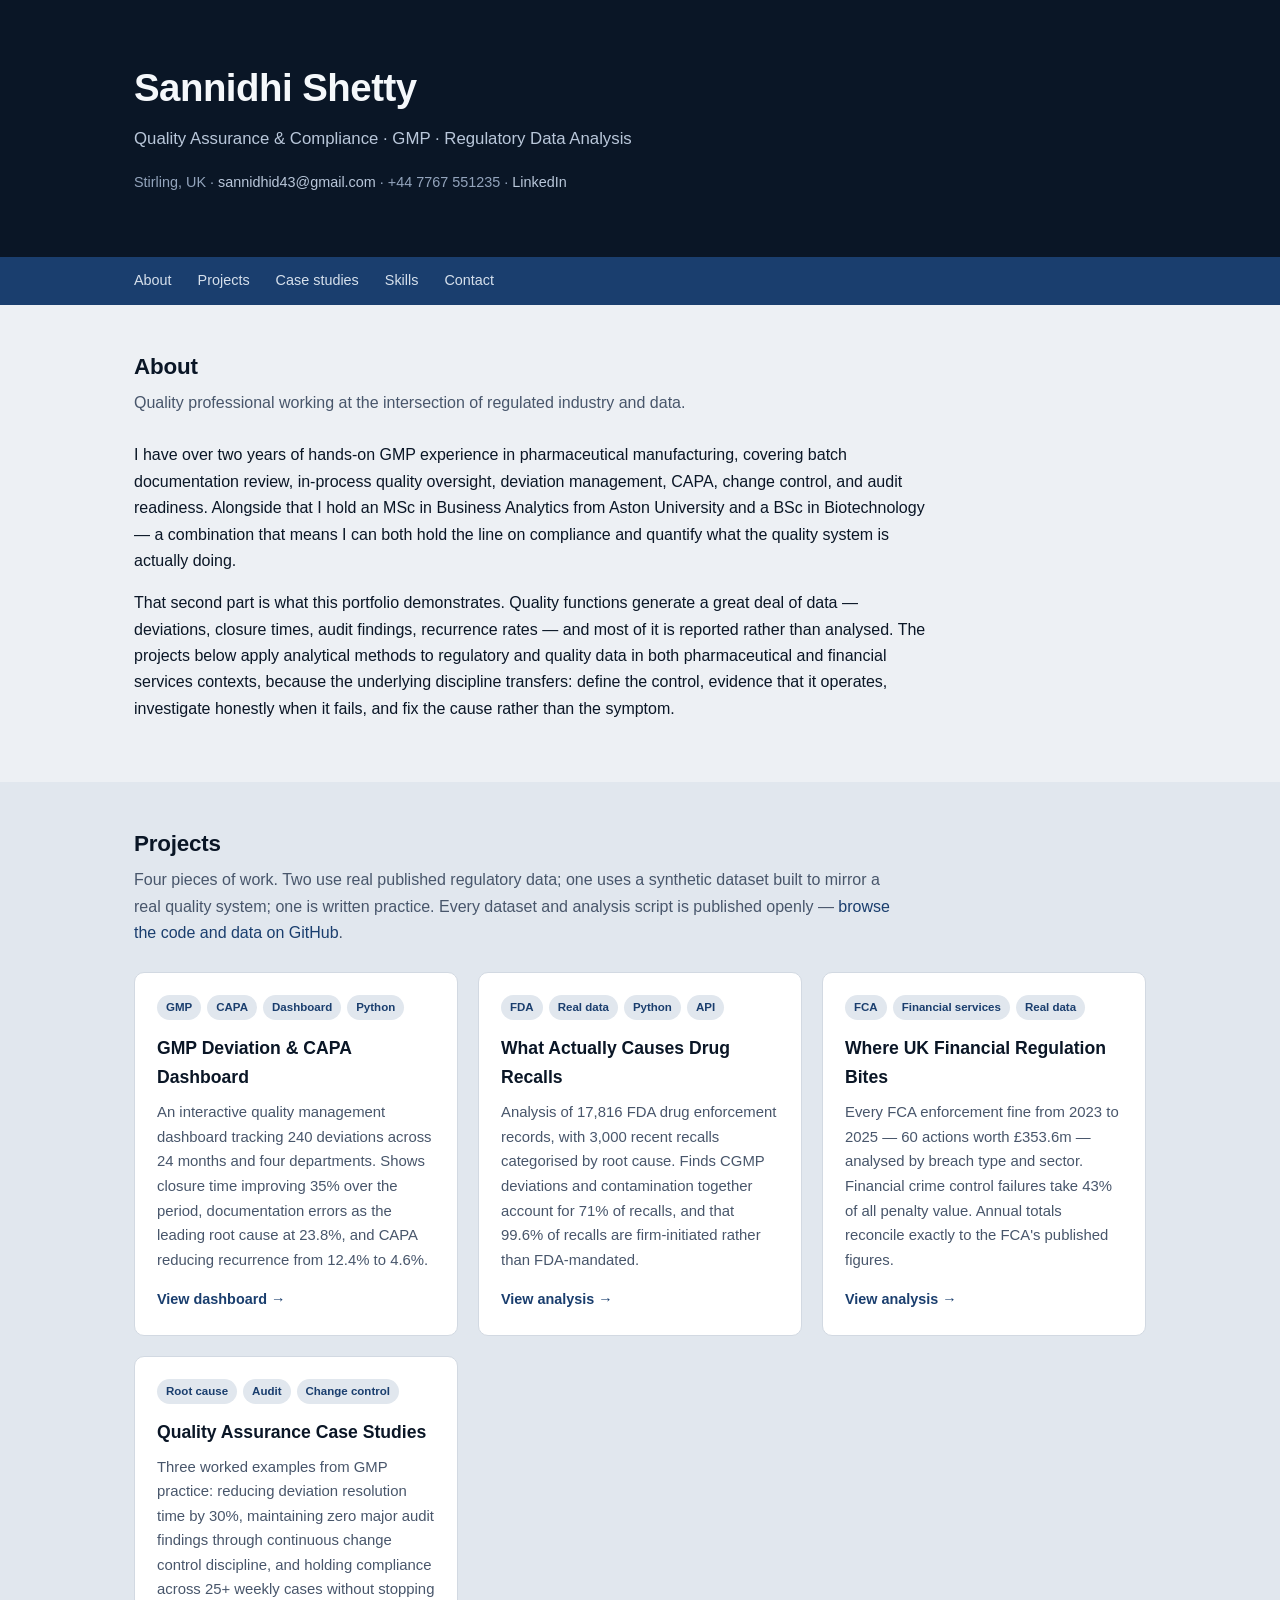
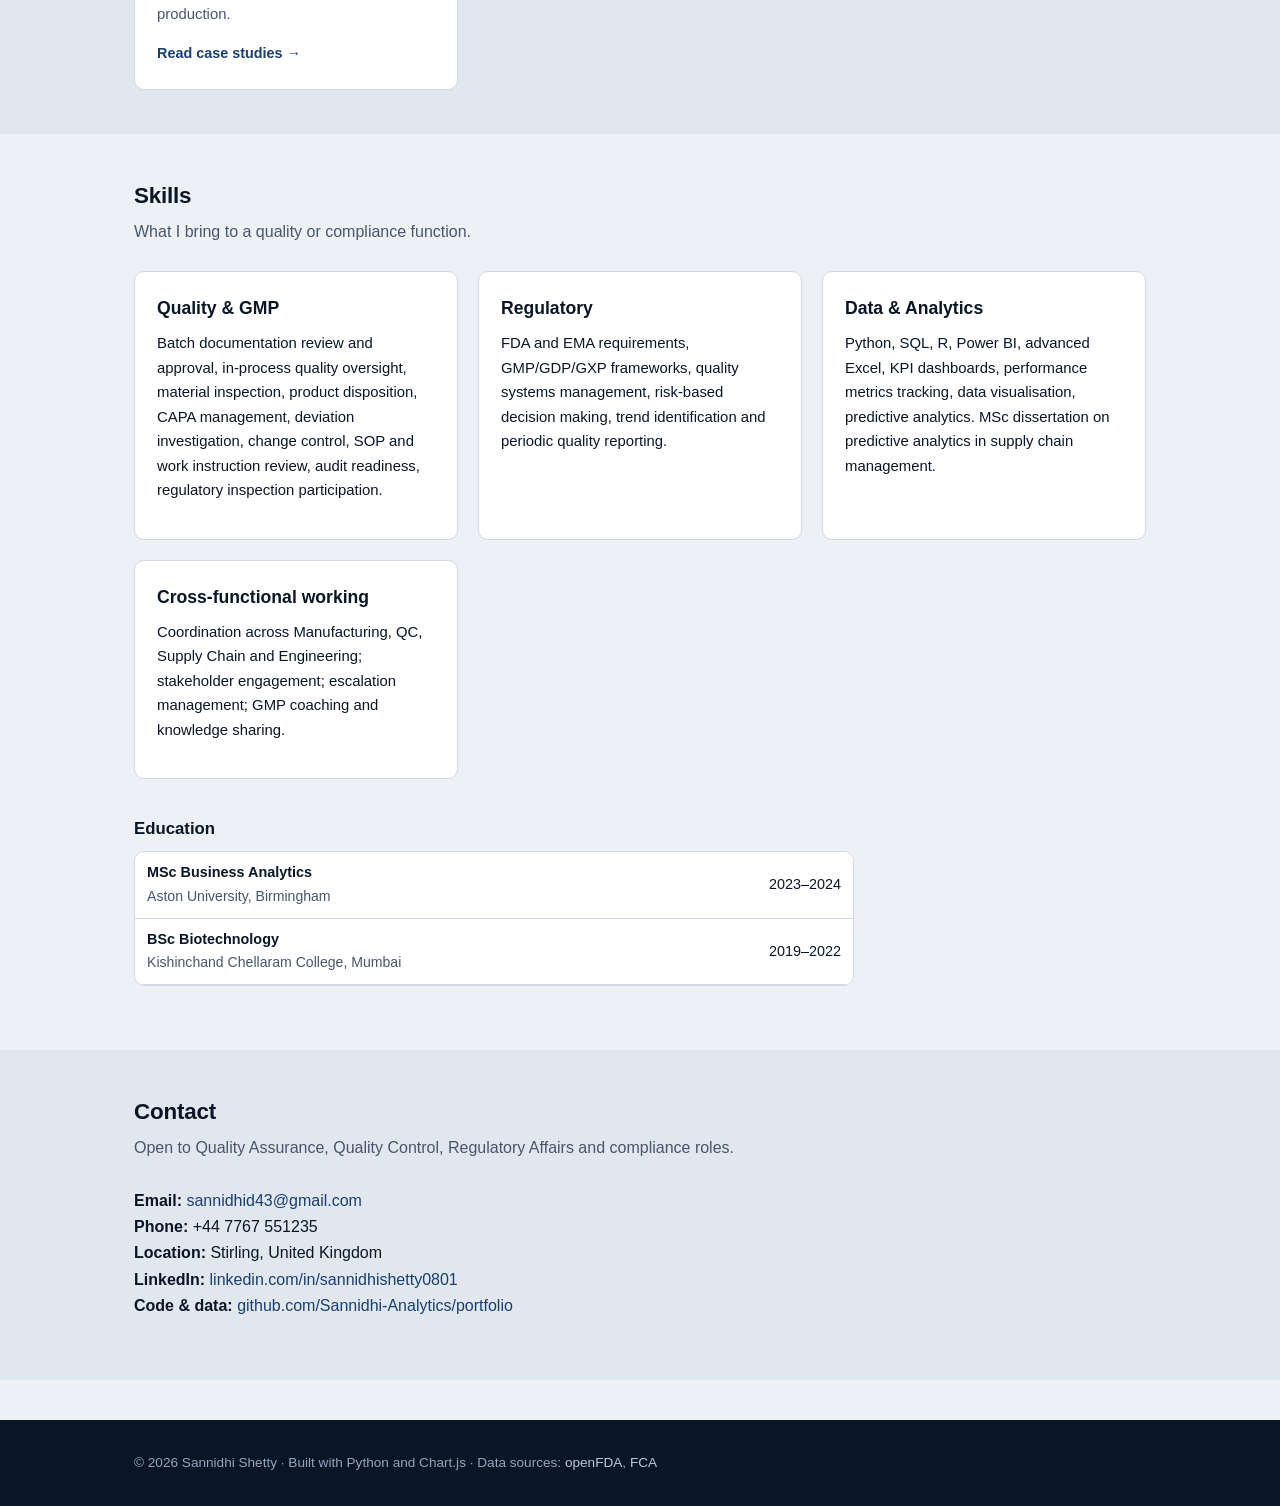
<file: index.html>
<!DOCTYPE html>
<html lang="en">
<head>
<meta charset="utf-8">
<meta name="viewport" content="width=device-width,initial-scale=1">
<title>Sannidhi Shetty — Quality &amp; Compliance Analytics Portfolio</title>
<meta name="description" content="GMP deviation and CAPA dashboard, FDA drug recall analysis, and FCA enforcement analysis. Datasets and code published openly.">
<link rel="canonical" href="https://sannidhi-analytics.github.io/portfolio/">
<meta property="og:type" content="website">
<meta property="og:site_name" content="Sannidhi Shetty — Quality &amp; Compliance Analytics Portfolio">
<meta property="og:title" content="Sannidhi Shetty — Quality &amp; Compliance Analytics Portfolio">
<meta property="og:description" content="GMP deviation and CAPA dashboard, FDA drug recall analysis, and FCA enforcement analysis. Datasets and code published openly.">
<meta property="og:url" content="https://sannidhi-analytics.github.io/portfolio/">
<meta property="og:image" content="https://sannidhi-analytics.github.io/portfolio/assets/preview.png">
<meta property="og:image:width" content="1200">
<meta property="og:image:height" content="630">
<meta property="og:image:alt" content="Portfolio summary: 240 deviations analysed, 17,816 FDA recall records, £353.6m FCA fines examined">
<meta name="twitter:card" content="summary_large_image">
<meta name="twitter:title" content="Sannidhi Shetty — Quality &amp; Compliance Analytics Portfolio">
<meta name="twitter:description" content="GMP deviation and CAPA dashboard, FDA drug recall analysis, and FCA enforcement analysis. Datasets and code published openly.">
<meta name="twitter:image" content="https://sannidhi-analytics.github.io/portfolio/assets/preview.png">
<link rel="stylesheet" href="assets/styles.css">
</head>
<body>

<header class="site">
  <div class="wrap">
    <h1>Sannidhi Shetty</h1>
    <p class="tag">Quality Assurance &amp; Compliance · GMP · Regulatory Data Analysis</p>
    <p class="meta">Stirling, UK · <a href="mailto:sannidhid43@gmail.com">sannidhid43@gmail.com</a> · +44 7767 551235 · <a href="https://www.linkedin.com/in/sannidhishetty0801/">LinkedIn</a></p>
  </div>
</header>
<nav class="top"><div class="wrap">
  <a href="#about">About</a>
  <a href="#projects">Projects</a>
  <a href="case-studies.html">Case studies</a>
  <a href="#skills">Skills</a>
  <a href="#contact">Contact</a>
</div></nav>

<section id="about">
  <div class="wrap">
    <h2>About</h2>
    <p class="lede">Quality professional working at the intersection of regulated industry and data.</p>
    <p>I have over two years of hands-on GMP experience in pharmaceutical manufacturing, covering batch documentation review, in-process quality oversight, deviation management, CAPA, change control, and audit readiness. Alongside that I hold an MSc in Business Analytics from Aston University and a BSc in Biotechnology — a combination that means I can both hold the line on compliance and quantify what the quality system is actually doing.</p>
    <p style="margin-top:14px">That second part is what this portfolio demonstrates. Quality functions generate a great deal of data — deviations, closure times, audit findings, recurrence rates — and most of it is reported rather than analysed. The projects below apply analytical methods to regulatory and quality data in both pharmaceutical and financial services contexts, because the underlying discipline transfers: define the control, evidence that it operates, investigate honestly when it fails, and fix the cause rather than the symptom.</p>
  </div>
</section>

<section id="projects" style="background:var(--tint)">
  <div class="wrap">
    <h2>Projects</h2>
    <p class="lede">Four pieces of work. Two use real published regulatory data; one uses a synthetic dataset built to mirror a real quality system; one is written practice. Every dataset and analysis script is published openly &mdash; <a href="https://github.com/Sannidhi-Analytics/portfolio">browse the code and data on GitHub</a>.</p>

    <div class="grid">

      <div class="card">
        <div class="tags"><span class="tag-pill">GMP</span><span class="tag-pill">CAPA</span><span class="tag-pill">Dashboard</span><span class="tag-pill">Python</span></div>
        <h3>GMP Deviation &amp; CAPA Dashboard</h3>
        <p>An interactive quality management dashboard tracking 240 deviations across 24 months and four departments. Shows closure time improving 35% over the period, documentation errors as the leading root cause at 23.8%, and CAPA reducing recurrence from 12.4% to 4.6%.</p>
        <a class="go" href="deviation-dashboard.html">View dashboard &rarr;</a>
      </div>

      <div class="card">
        <div class="tags"><span class="tag-pill">FDA</span><span class="tag-pill">Real data</span><span class="tag-pill">Python</span><span class="tag-pill">API</span></div>
        <h3>What Actually Causes Drug Recalls</h3>
        <p>Analysis of 17,816 FDA drug enforcement records, with 3,000 recent recalls categorised by root cause. Finds CGMP deviations and contamination together account for 71% of recalls, and that 99.6% of recalls are firm-initiated rather than FDA-mandated.</p>
        <a class="go" href="fda-recalls.html">View analysis &rarr;</a>
      </div>

      <div class="card">
        <div class="tags"><span class="tag-pill">FCA</span><span class="tag-pill">Financial services</span><span class="tag-pill">Real data</span></div>
        <h3>Where UK Financial Regulation Bites</h3>
        <p>Every FCA enforcement fine from 2023 to 2025 — 60 actions worth £353.6m — analysed by breach type and sector. Financial crime control failures take 43% of all penalty value. Annual totals reconcile exactly to the FCA's published figures.</p>
        <a class="go" href="fca-fines.html">View analysis &rarr;</a>
      </div>

      <div class="card">
        <div class="tags"><span class="tag-pill">Root cause</span><span class="tag-pill">Audit</span><span class="tag-pill">Change control</span></div>
        <h3>Quality Assurance Case Studies</h3>
        <p>Three worked examples from GMP practice: reducing deviation resolution time by 30%, maintaining zero major audit findings through continuous change control discipline, and holding compliance across 25+ weekly cases without stopping production.</p>
        <a class="go" href="case-studies.html">Read case studies &rarr;</a>
      </div>

    </div>
  </div>
</section>

<section id="skills">
  <div class="wrap">
    <h2>Skills</h2>
    <p class="lede">What I bring to a quality or compliance function.</p>
    <div class="grid">
      <div class="card">
        <h3>Quality &amp; GMP</h3>
        <p style="color:var(--ink)">Batch documentation review and approval, in-process quality oversight, material inspection, product disposition, CAPA management, deviation investigation, change control, SOP and work instruction review, audit readiness, regulatory inspection participation.</p>
      </div>
      <div class="card">
        <h3>Regulatory</h3>
        <p style="color:var(--ink)">FDA and EMA requirements, GMP/GDP/GXP frameworks, quality systems management, risk-based decision making, trend identification and periodic quality reporting.</p>
      </div>
      <div class="card">
        <h3>Data &amp; Analytics</h3>
        <p style="color:var(--ink)">Python, SQL, R, Power BI, advanced Excel, KPI dashboards, performance metrics tracking, data visualisation, predictive analytics. MSc dissertation on predictive analytics in supply chain management.</p>
      </div>
      <div class="card">
        <h3>Cross-functional working</h3>
        <p style="color:var(--ink)">Coordination across Manufacturing, QC, Supply Chain and Engineering; stakeholder engagement; escalation management; GMP coaching and knowledge sharing.</p>
      </div>
    </div>

    <h3 style="margin-top:36px">Education</h3>
    <div class="table-wrap" style="max-width:720px">
      <table>
        <tr><td><strong>MSc Business Analytics</strong><br><span style="color:var(--muted);font-size:.88rem">Aston University, Birmingham</span></td><td class="num">2023–2024</td></tr>
        <tr><td><strong>BSc Biotechnology</strong><br><span style="color:var(--muted);font-size:.88rem">Kishinchand Chellaram College, Mumbai</span></td><td class="num">2019–2022</td></tr>
      </table>
    </div>
  </div>
</section>

<section id="contact" style="background:var(--tint)">
  <div class="wrap">
    <h2>Contact</h2>
    <p class="lede">Open to Quality Assurance, Quality Control, Regulatory Affairs and compliance roles.</p>
    <p><strong>Email:</strong> <a href="mailto:sannidhid43@gmail.com">sannidhid43@gmail.com</a><br>
       <strong>Phone:</strong> +44 7767 551235<br>
       <strong>Location:</strong> Stirling, United Kingdom<br>
       <strong>LinkedIn:</strong> <a href="https://www.linkedin.com/in/sannidhishetty0801/">linkedin.com/in/sannidhishetty0801</a><br>
       <strong>Code &amp; data:</strong> <a href="https://github.com/Sannidhi-Analytics/portfolio">github.com/Sannidhi-Analytics/portfolio</a></p>
  </div>
</section>

<footer><div class="wrap">
  © 2026 Sannidhi Shetty · Built with Python and Chart.js · Data sources: <a href="https://open.fda.gov/">openFDA</a>, <a href="https://www.fca.org.uk/">FCA</a>
</div></footer>

</body>
</html>
</file>
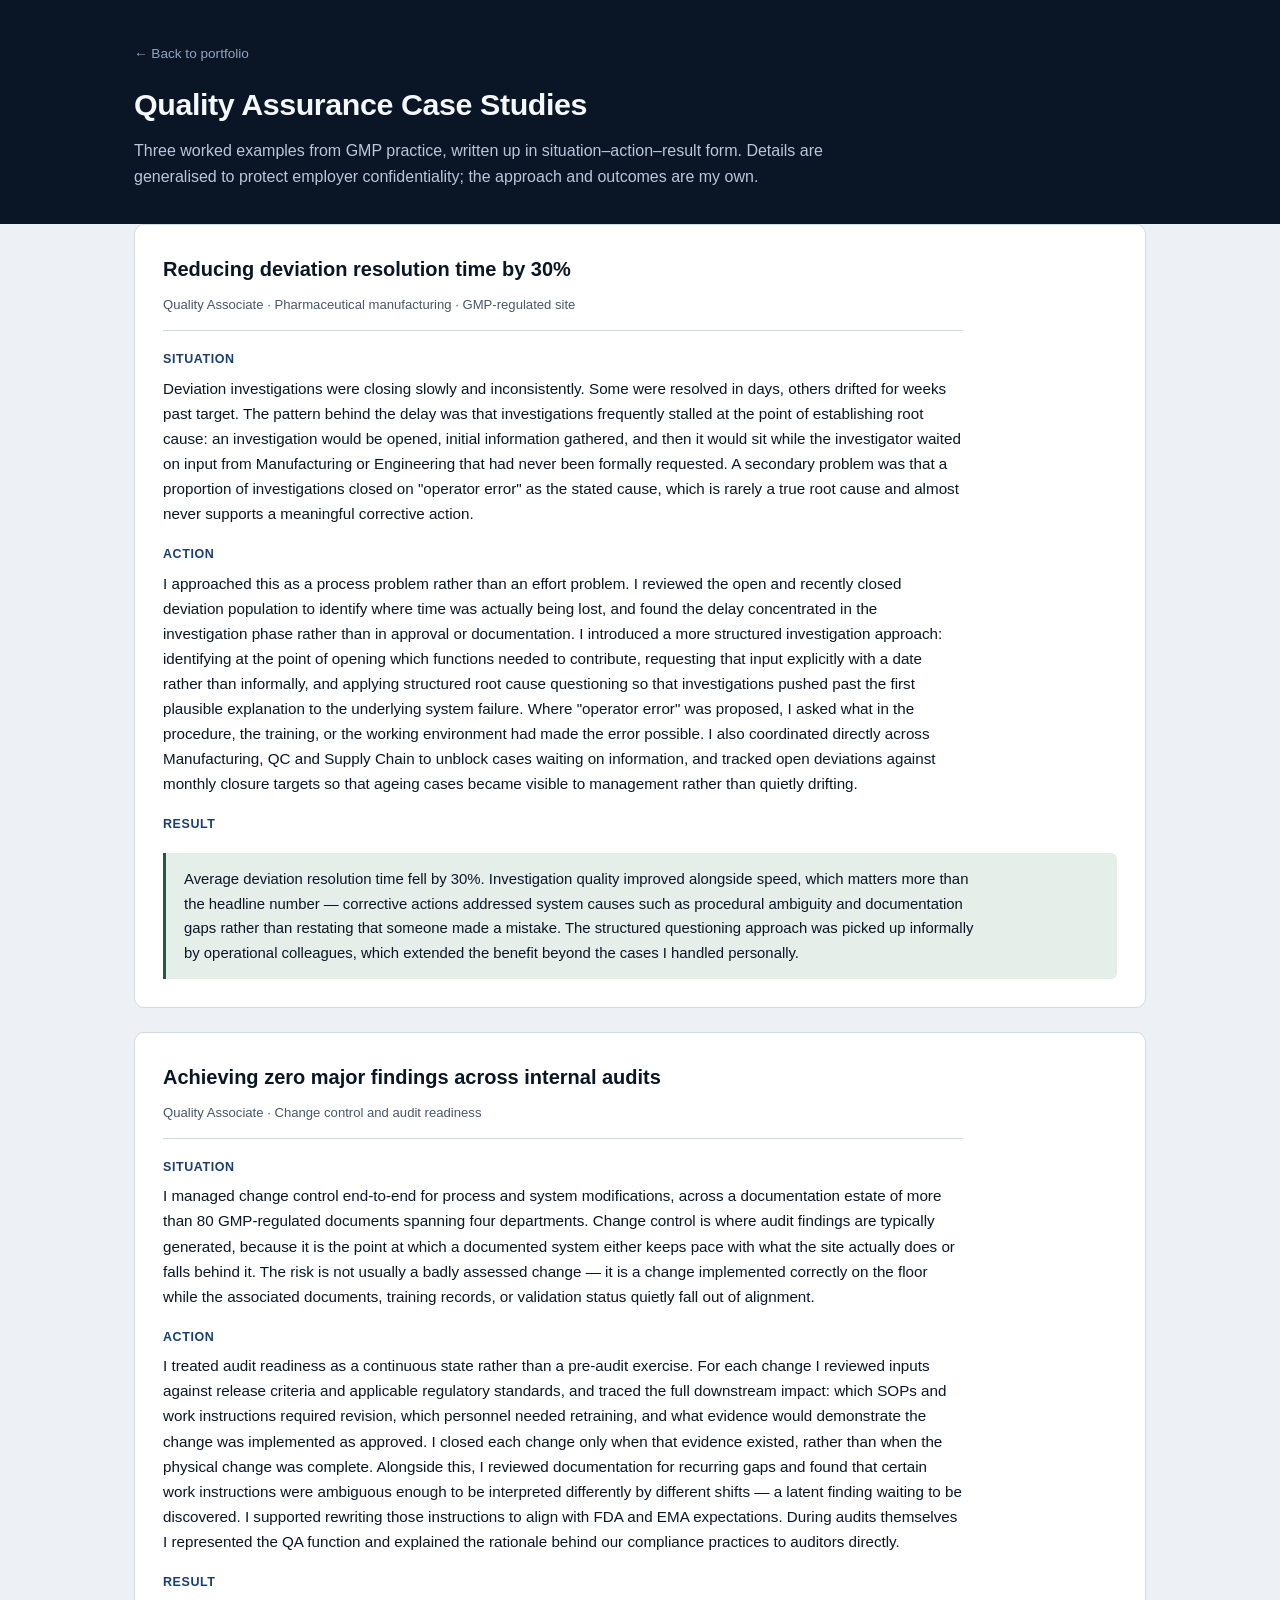
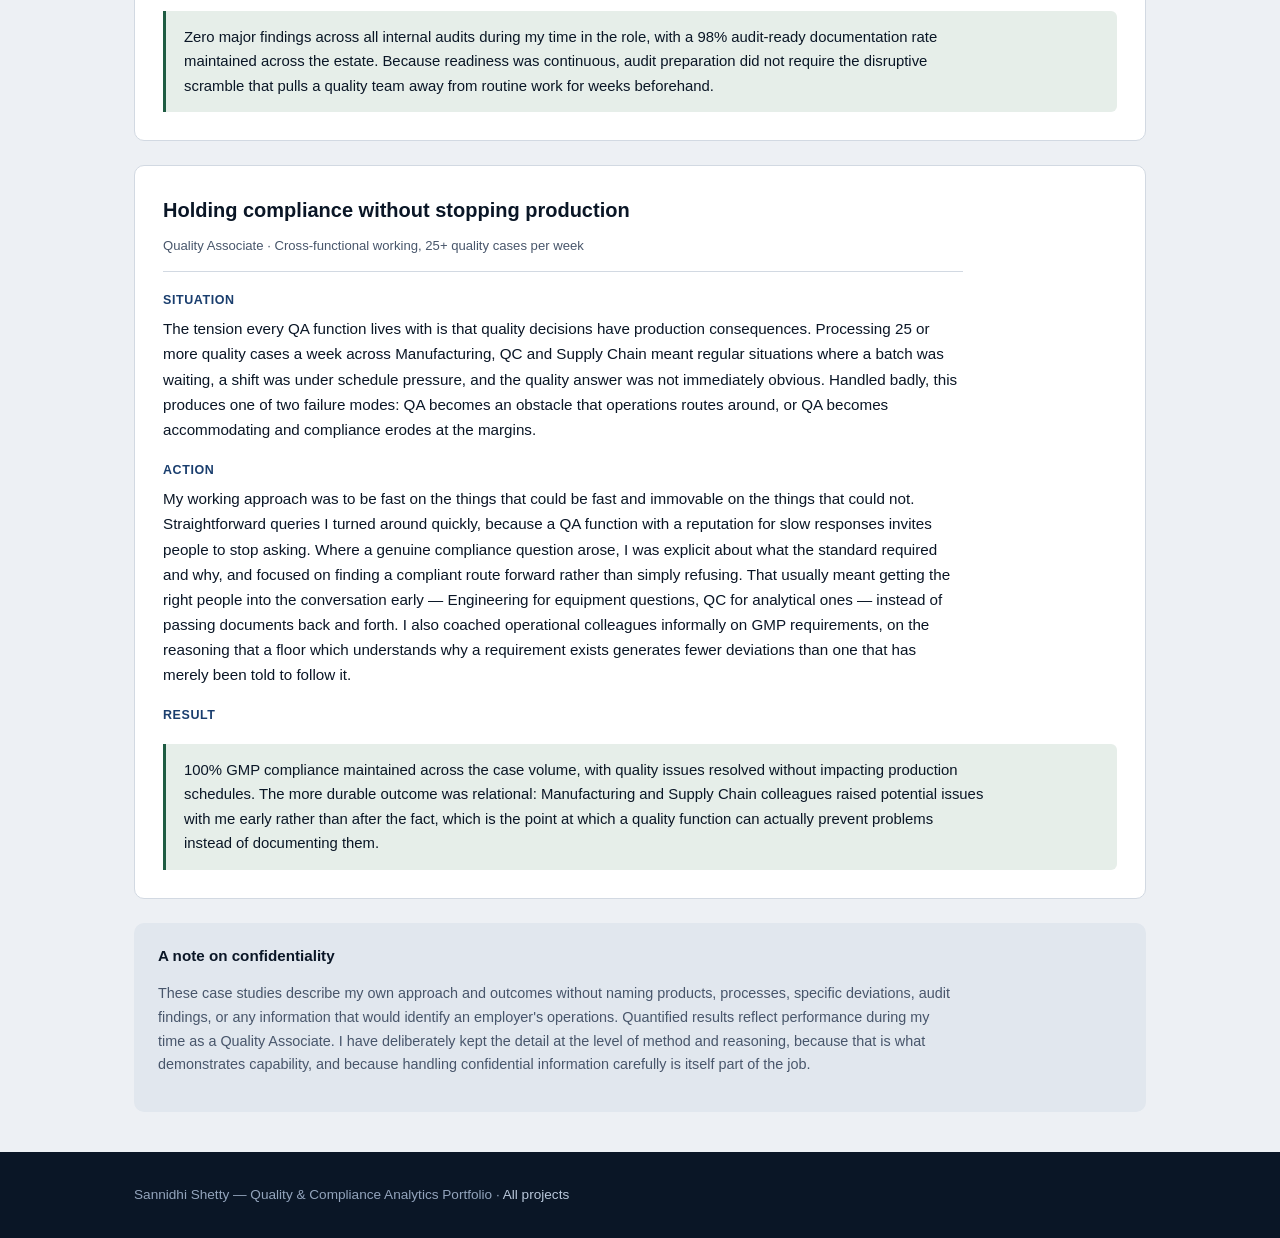
<file: case-studies.html>
<!DOCTYPE html>
<html lang="en">
<head>
<meta charset="utf-8">
<meta name="viewport" content="width=device-width,initial-scale=1">
<title>Quality Assurance Case Studies — Sannidhi Shetty</title>
<meta name="description" content="Three worked examples from GMP practice: deviation resolution, change control and audit readiness, and cross-functional quality decisions.">
<link rel="canonical" href="https://sannidhi-analytics.github.io/portfolio/case-studies.html">
<meta property="og:type" content="website">
<meta property="og:site_name" content="Sannidhi Shetty — Quality &amp; Compliance Analytics Portfolio">
<meta property="og:title" content="Quality Assurance Case Studies">
<meta property="og:description" content="Three worked examples from GMP practice: deviation resolution, change control and audit readiness, and cross-functional quality decisions.">
<meta property="og:url" content="https://sannidhi-analytics.github.io/portfolio/case-studies.html">
<meta property="og:image" content="https://sannidhi-analytics.github.io/portfolio/assets/preview.png">
<meta property="og:image:width" content="1200">
<meta property="og:image:height" content="630">
<meta property="og:image:alt" content="Portfolio summary: 240 deviations analysed, 17,816 FDA recall records, £353.6m FCA fines examined">
<meta name="twitter:card" content="summary_large_image">
<meta name="twitter:title" content="Quality Assurance Case Studies">
<meta name="twitter:description" content="Three worked examples from GMP practice: deviation resolution, change control and audit readiness, and cross-functional quality decisions.">
<meta name="twitter:image" content="https://sannidhi-analytics.github.io/portfolio/assets/preview.png">
<link rel="stylesheet" href="assets/styles.css">
</head>
<body>

<header class="page">
  <div class="wrap">
    <a href="index.html" class="back">&larr; Back to portfolio</a>
    <h1>Quality Assurance Case Studies</h1>
    <p>Three worked examples from GMP practice, written up in situation–action–result form. Details are generalised to protect employer confidentiality; the approach and outcomes are my own.</p>
  </div>
</header>

<section class="wrap">

  <div class="case">
    <h3>Reducing deviation resolution time by 30%</h3>
    <p class="role">Quality Associate · Pharmaceutical manufacturing · GMP-regulated site</p>

    <h4>Situation</h4>
    <p>Deviation investigations were closing slowly and inconsistently. Some were resolved in days, others drifted for weeks past target. The pattern behind the delay was that investigations frequently stalled at the point of establishing root cause: an investigation would be opened, initial information gathered, and then it would sit while the investigator waited on input from Manufacturing or Engineering that had never been formally requested. A secondary problem was that a proportion of investigations closed on "operator error" as the stated cause, which is rarely a true root cause and almost never supports a meaningful corrective action.</p>

    <h4>Action</h4>
    <p>I approached this as a process problem rather than an effort problem. I reviewed the open and recently closed deviation population to identify where time was actually being lost, and found the delay concentrated in the investigation phase rather than in approval or documentation. I introduced a more structured investigation approach: identifying at the point of opening which functions needed to contribute, requesting that input explicitly with a date rather than informally, and applying structured root cause questioning so that investigations pushed past the first plausible explanation to the underlying system failure. Where "operator error" was proposed, I asked what in the procedure, the training, or the working environment had made the error possible. I also coordinated directly across Manufacturing, QC and Supply Chain to unblock cases waiting on information, and tracked open deviations against monthly closure targets so that ageing cases became visible to management rather than quietly drifting.</p>

    <h4>Result</h4>
    <div class="result">
      <p>Average deviation resolution time fell by 30%. Investigation quality improved alongside speed, which matters more than the headline number — corrective actions addressed system causes such as procedural ambiguity and documentation gaps rather than restating that someone made a mistake. The structured questioning approach was picked up informally by operational colleagues, which extended the benefit beyond the cases I handled personally.</p>
    </div>
  </div>

  <div class="case">
    <h3>Achieving zero major findings across internal audits</h3>
    <p class="role">Quality Associate · Change control and audit readiness</p>

    <h4>Situation</h4>
    <p>I managed change control end-to-end for process and system modifications, across a documentation estate of more than 80 GMP-regulated documents spanning four departments. Change control is where audit findings are typically generated, because it is the point at which a documented system either keeps pace with what the site actually does or falls behind it. The risk is not usually a badly assessed change — it is a change implemented correctly on the floor while the associated documents, training records, or validation status quietly fall out of alignment.</p>

    <h4>Action</h4>
    <p>I treated audit readiness as a continuous state rather than a pre-audit exercise. For each change I reviewed inputs against release criteria and applicable regulatory standards, and traced the full downstream impact: which SOPs and work instructions required revision, which personnel needed retraining, and what evidence would demonstrate the change was implemented as approved. I closed each change only when that evidence existed, rather than when the physical change was complete. Alongside this, I reviewed documentation for recurring gaps and found that certain work instructions were ambiguous enough to be interpreted differently by different shifts — a latent finding waiting to be discovered. I supported rewriting those instructions to align with FDA and EMA expectations. During audits themselves I represented the QA function and explained the rationale behind our compliance practices to auditors directly.</p>

    <h4>Result</h4>
    <div class="result">
      <p>Zero major findings across all internal audits during my time in the role, with a 98% audit-ready documentation rate maintained across the estate. Because readiness was continuous, audit preparation did not require the disruptive scramble that pulls a quality team away from routine work for weeks beforehand.</p>
    </div>
  </div>

  <div class="case">
    <h3>Holding compliance without stopping production</h3>
    <p class="role">Quality Associate · Cross-functional working, 25+ quality cases per week</p>

    <h4>Situation</h4>
    <p>The tension every QA function lives with is that quality decisions have production consequences. Processing 25 or more quality cases a week across Manufacturing, QC and Supply Chain meant regular situations where a batch was waiting, a shift was under schedule pressure, and the quality answer was not immediately obvious. Handled badly, this produces one of two failure modes: QA becomes an obstacle that operations routes around, or QA becomes accommodating and compliance erodes at the margins.</p>

    <h4>Action</h4>
    <p>My working approach was to be fast on the things that could be fast and immovable on the things that could not. Straightforward queries I turned around quickly, because a QA function with a reputation for slow responses invites people to stop asking. Where a genuine compliance question arose, I was explicit about what the standard required and why, and focused on finding a compliant route forward rather than simply refusing. That usually meant getting the right people into the conversation early — Engineering for equipment questions, QC for analytical ones — instead of passing documents back and forth. I also coached operational colleagues informally on GMP requirements, on the reasoning that a floor which understands why a requirement exists generates fewer deviations than one that has merely been told to follow it.</p>

    <h4>Result</h4>
    <div class="result">
      <p>100% GMP compliance maintained across the case volume, with quality issues resolved without impacting production schedules. The more durable outcome was relational: Manufacturing and Supply Chain colleagues raised potential issues with me early rather than after the fact, which is the point at which a quality function can actually prevent problems instead of documenting them.</p>
    </div>
  </div>

  <div class="method">
    <h3>A note on confidentiality</h3>
    <p>These case studies describe my own approach and outcomes without naming products, processes, specific deviations, audit findings, or any information that would identify an employer's operations. Quantified results reflect performance during my time as a Quality Associate. I have deliberately kept the detail at the level of method and reasoning, because that is what demonstrates capability, and because handling confidential information carefully is itself part of the job.</p>
  </div>

</section>

<footer><div class="wrap">Sannidhi Shetty — Quality &amp; Compliance Analytics Portfolio · <a href="index.html">All projects</a></div></footer>
</body>
</html>
</file>
<file: assets/styles.css>
:root{
  /* Executive Navy & Bronze — all text pairings clear WCAG AAA */
  --navy:#0A1626; --navy-light:#1A3E6E; --accent:#1A3E6E; --accent-2:#7A4E24;
  --ink:#0A1626; --muted:#48566B; --line:#D2D9E2; --bg:#EDF0F4; --card:#FFFFFF;
  --tint:#E1E7EE; --ok:#1F5C43; --warn:#7A4E24; --crit:#93331F;
}
*{box-sizing:border-box}
body{margin:0;font-family:-apple-system,BlinkMacSystemFont,"Segoe UI",Inter,Helvetica,Arial,sans-serif;
  color:var(--ink);background:var(--bg);line-height:1.65;-webkit-font-smoothing:antialiased}
.wrap{max-width:1060px;margin:0 auto;padding:0 24px}
a{color:var(--accent);text-decoration:none}
a:hover{text-decoration:underline}

/* header */
header.site{background:var(--navy);color:#F5F8FB;padding:56px 0 48px}
header.site h1{margin:0 0 6px;font-size:2.4rem;letter-spacing:-.5px;font-weight:700}
header.site .tag{color:#B9C7DA;font-size:1.05rem;margin:0 0 18px}
header.site .meta{color:#93A4BC;font-size:.9rem}
header.site .meta a{color:#B9C7DA}
nav.top{background:var(--navy-light);padding:0}
nav.top .wrap{display:flex;gap:26px;flex-wrap:wrap;padding-top:12px;padding-bottom:12px}
nav.top a{color:#D6E0EC;font-size:.9rem;font-weight:500}

/* page header (project pages) */
header.page{background:var(--navy);color:#F5F8FB;padding:40px 0 34px}
header.page .back{color:#93A4BC;font-size:.85rem;display:inline-block;margin-bottom:14px}
header.page h1{margin:0 0 8px;font-size:1.9rem;letter-spacing:-.4px}
header.page p{margin:0;color:#B9C7DA;max-width:760px}

section{padding:44px 0}
h2{font-size:1.4rem;margin:0 0 4px;letter-spacing:-.2px}
h3{font-size:1.05rem;margin:26px 0 8px}
.lede{color:var(--muted);margin:0 0 26px;max-width:760px}
p{max-width:800px}

/* cards */
.grid{display:grid;grid-template-columns:repeat(auto-fit,minmax(290px,1fr));gap:20px}
.card{background:var(--card);border:1px solid var(--line);border-radius:10px;padding:22px}
.card h3{margin:0 0 8px;font-size:1.1rem}
.card p{font-size:.93rem;color:var(--muted);margin:0 0 14px}
.card .tags{display:flex;gap:6px;flex-wrap:wrap;margin-bottom:14px}
.tag-pill{background:var(--tint);color:var(--navy-light);font-size:.72rem;padding:3px 9px;border-radius:20px;font-weight:600}
.card a.go{font-weight:600;font-size:.9rem}

/* KPI tiles */
.kpis{display:grid;grid-template-columns:repeat(auto-fit,minmax(180px,1fr));gap:16px;margin:0 0 32px}
.kpi{background:var(--card);border:1px solid var(--line);border-radius:10px;padding:18px}
.kpi .v{font-size:1.75rem;font-weight:700;color:var(--navy);letter-spacing:-.5px}
.kpi .l{font-size:.8rem;color:var(--muted);text-transform:uppercase;letter-spacing:.5px;margin-top:2px}
.kpi .s{font-size:.8rem;color:var(--accent);margin-top:4px}

/* charts */
.chart-box{background:var(--card);border:1px solid var(--line);border-radius:10px;padding:20px;margin-bottom:20px}
.chart-box h3{margin:0 0 2px;font-size:1rem}
.chart-box .sub{font-size:.82rem;color:var(--muted);margin:0 0 14px}
.chart-2{display:grid;grid-template-columns:1fr 1fr;gap:20px}
@media(max-width:820px){.chart-2{grid-template-columns:1fr}}
canvas{max-width:100%}

/* findings */
.finding{background:var(--card);border-left:3px solid var(--accent);border-radius:0 8px 8px 0;
  padding:16px 20px;margin-bottom:14px;border-top:1px solid var(--line);
  border-right:1px solid var(--line);border-bottom:1px solid var(--line)}
.finding strong{display:block;color:var(--navy);margin-bottom:3px}
.finding p{margin:0;font-size:.92rem;color:var(--muted)}

/* tables */
table{width:100%;border-collapse:collapse;font-size:.9rem;background:var(--card)}
th{text-align:left;background:var(--tint);padding:10px 12px;font-size:.78rem;text-transform:uppercase;
  letter-spacing:.4px;color:var(--navy-light);border-bottom:1px solid var(--line)}
td{padding:9px 12px;border-bottom:1px solid var(--line)}
tr:hover td{background:#F5F8FB}
.num{text-align:right;font-variant-numeric:tabular-nums}
.table-wrap{border:1px solid var(--line);border-radius:10px;overflow:hidden;margin-bottom:20px}

/* controls */
.controls{display:flex;gap:12px;flex-wrap:wrap;align-items:center;margin-bottom:20px}
select,input[type=search]{padding:8px 12px;border:1px solid var(--line);border-radius:7px;
  font-size:.9rem;background:var(--card);color:var(--ink);font-family:inherit}
label.ctl{font-size:.82rem;color:var(--muted);display:flex;flex-direction:column;gap:4px}

/* case study */
.case{background:var(--card);border:1px solid var(--line);border-radius:10px;padding:28px;margin-bottom:24px}
.case h3{margin-top:0;font-size:1.25rem;color:var(--navy)}
.case .role{font-size:.82rem;color:var(--muted);margin:0 0 18px;padding-bottom:14px;border-bottom:1px solid var(--line)}
.case h4{font-size:.78rem;text-transform:uppercase;letter-spacing:.6px;color:var(--accent);margin:18px 0 6px}
.case p{margin:0;font-size:.95rem}
.result{background:#E6EEE9;border-left:3px solid var(--ok);padding:14px 18px;border-radius:0 6px 6px 0;margin-top:18px}
.result p{font-size:.93rem}

.method{background:var(--tint);border-radius:10px;padding:20px 24px;font-size:.9rem;color:var(--muted)}
.method h3{margin-top:0;color:var(--navy);font-size:.95rem}
.method code{background:var(--card);padding:2px 6px;border-radius:4px;font-size:.85rem;color:var(--navy)}

/* source links inside method boxes */
.sources{display:flex;gap:10px;flex-wrap:wrap;margin-top:16px;padding-top:16px;
  border-top:1px solid var(--line)}
.src-btn{display:inline-flex;align-items:center;gap:7px;background:var(--card);
  border:1px solid var(--line);border-radius:7px;padding:8px 13px;font-size:.85rem;
  font-weight:600;color:var(--accent);text-decoration:none;transition:background .12s}
.src-btn:hover{background:var(--tint);text-decoration:none}
.src-btn svg{width:14px;height:14px;flex:none}
.src-note{margin-top:10px;font-size:.82rem;color:var(--muted);font-style:italic}

.badge{display:inline-block;font-size:.72rem;font-weight:600;padding:3px 9px;border-radius:20px}
.b-real{background:#E4EDE8;color:var(--ok)}
.b-synth{background:#F2E8DA;color:var(--warn)}

footer{background:var(--navy);color:#93A4BC;padding:32px 0;font-size:.85rem;margin-top:40px}
footer a{color:#B9C7DA}
.disclaimer{font-size:.82rem;color:var(--muted);font-style:italic;margin-top:20px;
  padding:12px 16px;background:#F3EDE3;border-left:3px solid var(--accent-2);border-radius:0 6px 6px 0}
</file>
